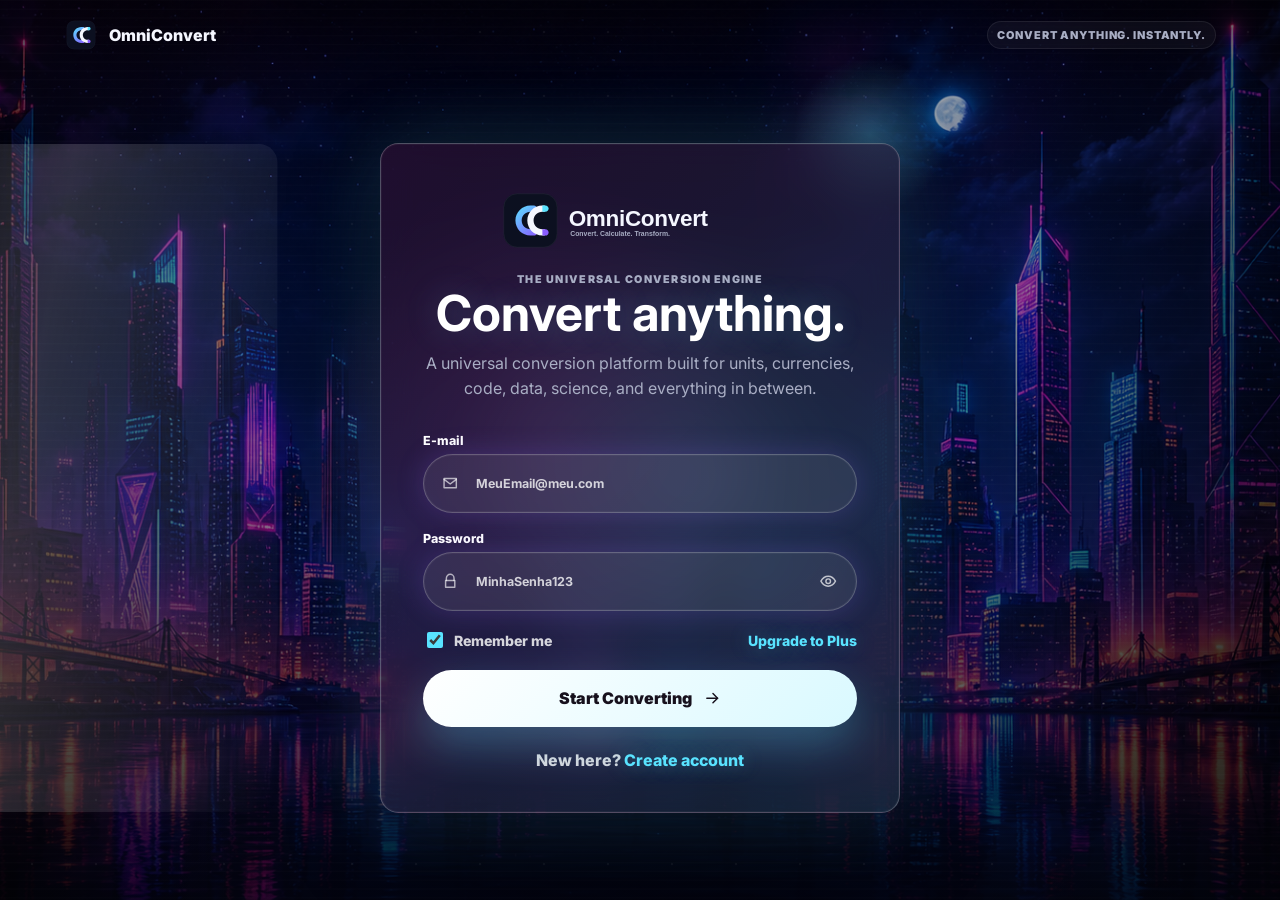
<file: index.html>
<!DOCTYPE html>
<html lang="pt-BR">
<head>
  <meta charset="UTF-8">
  <meta name="viewport" content="width=device-width, initial-scale=1.0">
  <meta name="description" content="Login do OmniConvert, plataforma SaaS premium de conversão universal.">
  <title>OmniConvert | Login</title>
  <link rel="preconnect" href="https://fonts.googleapis.com">
  <link rel="preconnect" href="https://fonts.gstatic.com" crossorigin>
  <link href="https://fonts.googleapis.com/css2?family=Inter:wght@400;500;600;700;800;900&display=swap" rel="stylesheet">
  <link rel="icon" type="image/png" href="assets/brand/favicon.png">
  <link rel="shortcut icon" href="assets/brand/favicon.ico">
  <link rel="stylesheet" href="styles.css">
</head>
<body class="login-page">
  <main class="login-scene">
    <nav class="login-topbar" aria-label="Navegação principal">
      <a class="brand" href="/" aria-label="OmniConvert">
        <img class="brand-logo brand-logo-icon" src="assets/brand/omniconvert-icon.svg" alt="OmniConvert icon">
        <span class="brand-wordmark">OmniConvert</span>
      </a>
      <span class="status-chip">Convert anything. Instantly.</span>
    </nav>

    <section class="login-card" aria-label="Área de login">
      <div class="auth-heading">
        <img class="brand-logo brand-logo-full auth-logo" src="assets/brand/omniconvert-logo-full.svg" alt="OmniConvert logo">
        <p class="eyebrow">The Universal Conversion Engine</p>
        <h1>Convert anything.</h1>
        <p>A universal conversion platform built for units, currencies, code, data, science, and everything in between.</p>
      </div>

      <form class="auth-form" data-endpoint="/api/login" data-loading-label="Starting..." data-success-label="Welcome to OmniConvert." data-button-label="Start Converting" novalidate>
        <label class="field">
          <span>E-mail</span>
          <span class="input-wrap">
            <svg viewBox="0 0 24 24" aria-hidden="true">
              <path d="M4 6h16v12H4z"/>
              <path d="m4 7 8 6 8-6"/>
            </svg>
            <input type="email" name="email" placeholder="MeuEmail@meu.com" autocomplete="email" required>
          </span>
          <small class="field-message">Digite um email válido.</small>
        </label>

        <label class="field">
          <span>Password</span>
          <span class="input-wrap">
            <svg viewBox="0 0 24 24" aria-hidden="true">
              <path d="M7 11V8a5 5 0 0 1 10 0v3"/>
              <path d="M6 11h12v9H6z"/>
            </svg>
            <input type="password" name="password" placeholder="MinhaSenha123" autocomplete="current-password" minlength="6" required>
            <button class="password-toggle" type="button" aria-label="Mostrar senha">
              <svg class="eye-open" viewBox="0 0 24 24" aria-hidden="true">
                <path d="M2.5 12S6 5.5 12 5.5 21.5 12 21.5 12 18 18.5 12 18.5 2.5 12 2.5 12Z"/>
                <path d="M12 15a3 3 0 1 0 0-6 3 3 0 0 0 0 6Z"/>
              </svg>
              <svg class="eye-closed" viewBox="0 0 24 24" aria-hidden="true">
                <path d="m3 3 18 18"/>
                <path d="M7.4 7.4C4.4 9 2.5 12 2.5 12S6 18.5 12 18.5c1.8 0 3.4-.6 4.8-1.4"/>
                <path d="M14.1 5.8c4.6.9 7.4 6.2 7.4 6.2a17 17 0 0 1-2.1 2.8"/>
              </svg>
            </button>
          </span>
          <small class="field-message">A senha precisa ter pelo menos 6 caracteres.</small>
        </label>

        <div class="form-options">
          <label class="remember">
            <input type="checkbox" checked>
            <span>Remember me</span>
          </label>
          <a href="dashboard.html#plus">Upgrade to Plus</a>
        </div>

        <button class="submit-btn" type="submit">
          <span>Start Converting</span>
          <img class="brand-logo brand-loading" src="assets/brand/omniconvert-icon.svg" alt="OmniConvert icon">
          <svg viewBox="0 0 24 24" aria-hidden="true">
            <path d="M5 12h14"/>
            <path d="m13 6 6 6-6 6"/>
          </svg>
        </button>
      </form>

      <p class="signup-copy">New here? <a href="signup.html">Create account</a></p>
    </section>
  </main>

  <div class="toast" role="status" aria-live="polite"></div>
  <script src="script.js"></script>
</body>
</html>
</file>
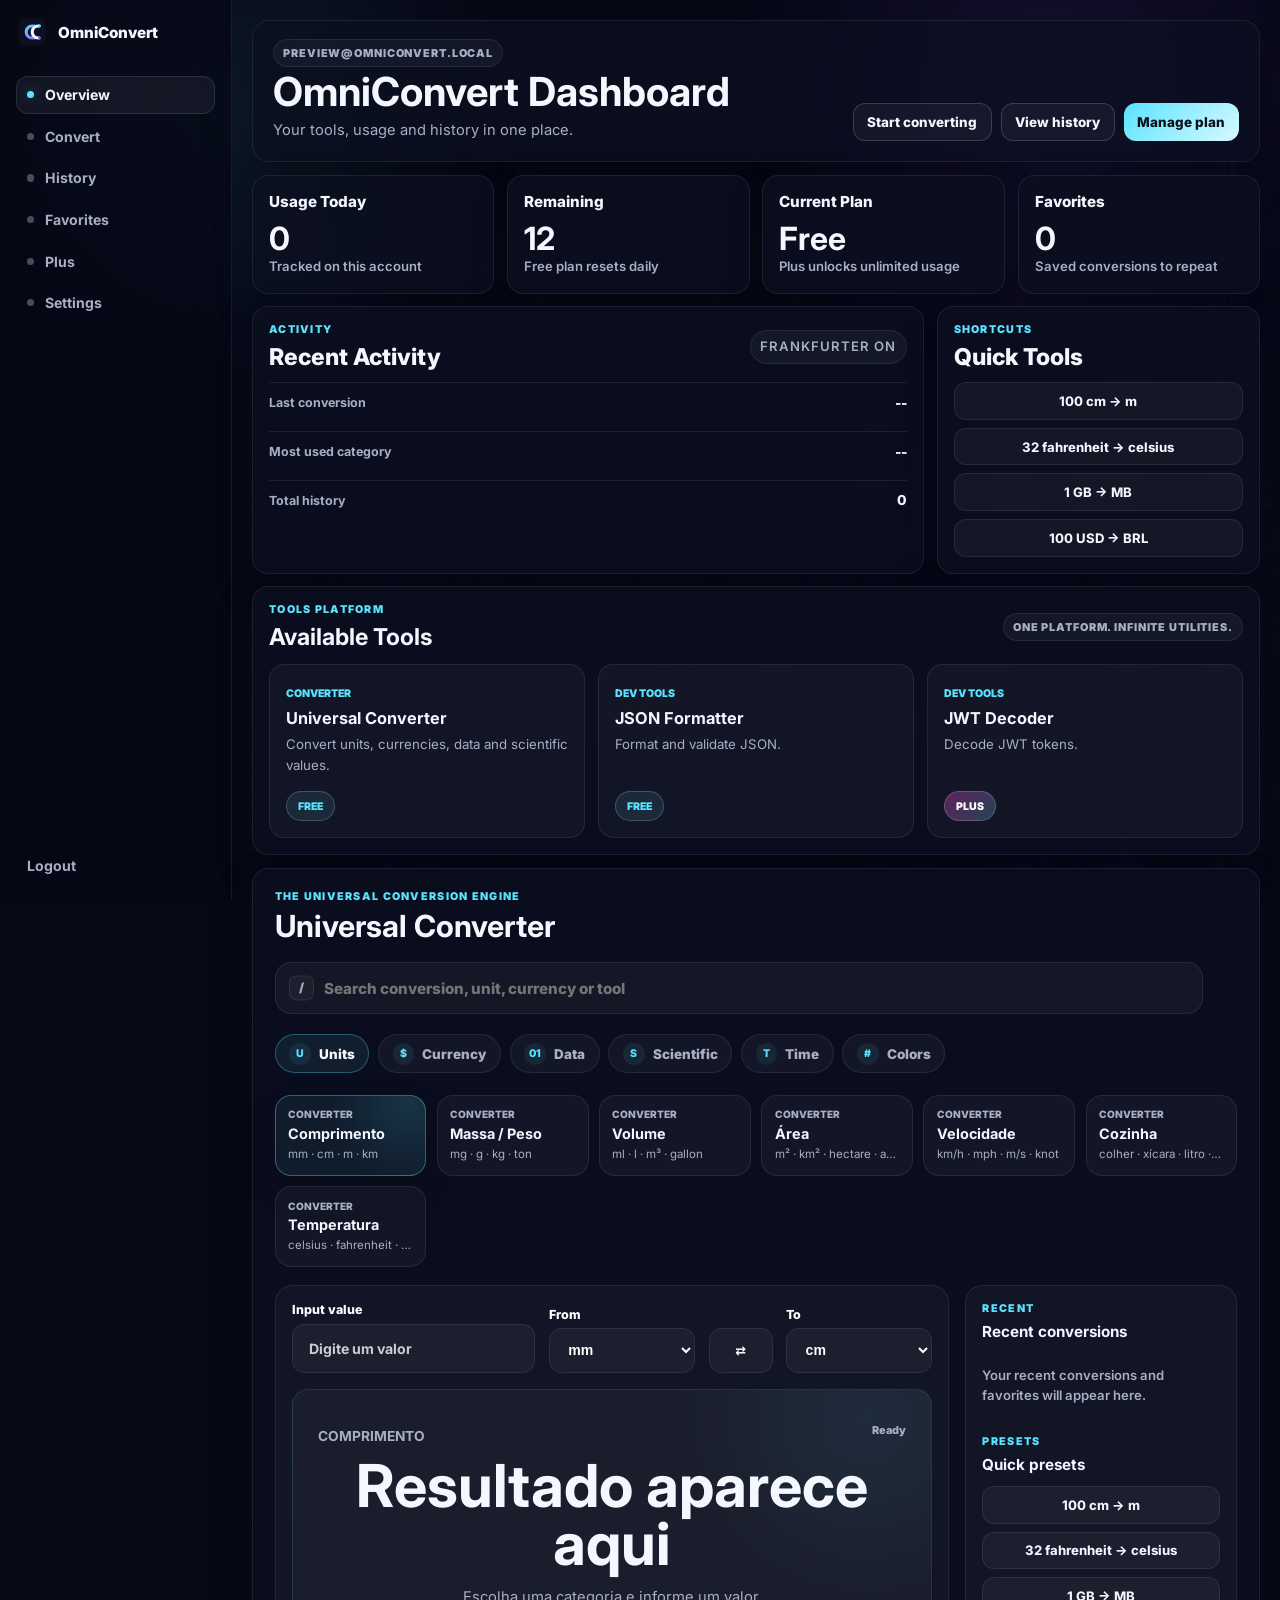
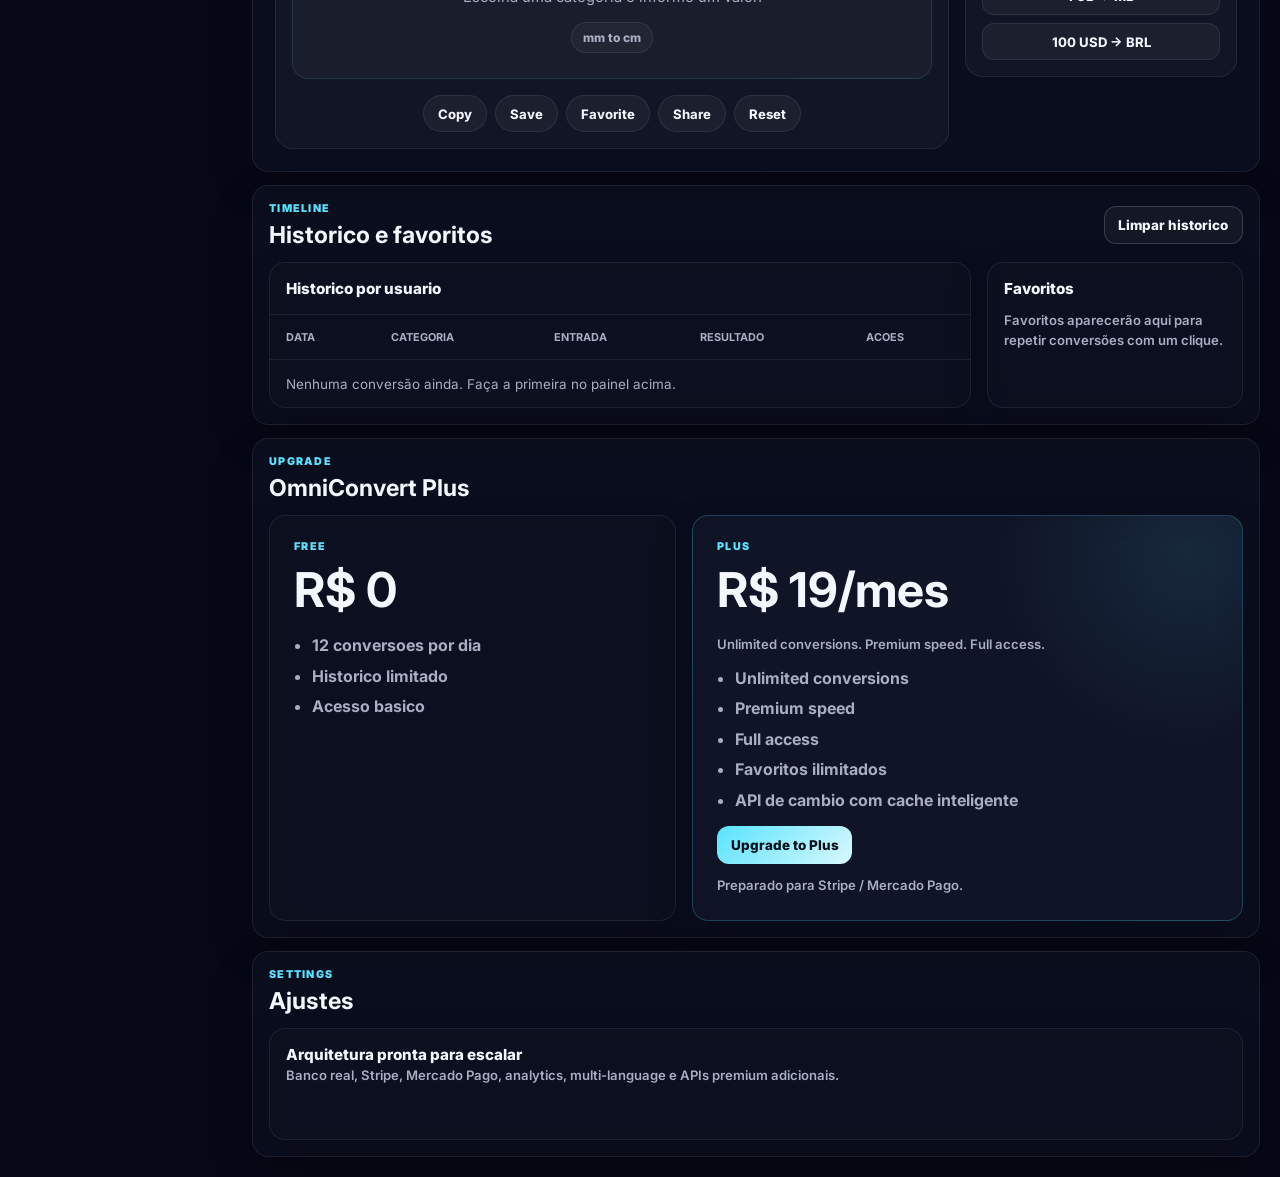
<file: dashboard.html>
<!DOCTYPE html>
<html lang="pt-BR">
<head>
  <meta charset="UTF-8">
  <meta name="viewport" content="width=device-width, initial-scale=1.0">
  <meta name="description" content="OmniConvert, plataforma SaaS premium de conversao universal.">
  <title>OmniConvert | Dashboard</title>
  <link rel="preconnect" href="https://fonts.googleapis.com">
  <link rel="preconnect" href="https://fonts.gstatic.com" crossorigin>
  <link href="https://fonts.googleapis.com/css2?family=Inter:wght@400;500;600;700;800;900&display=swap" rel="stylesheet">
  <link rel="icon" type="image/png" href="assets/brand/favicon.png">
  <link rel="shortcut icon" href="assets/brand/favicon.ico">
  <link rel="stylesheet" href="styles.css">
</head>
<body class="dashboard-page">
  <main class="dashboard-shell">
    <aside class="sidebar" aria-label="Menu principal">
      <div>
        <a class="brand" href="dashboard.html">
          <img class="brand-logo brand-logo-icon" src="assets/brand/omniconvert-icon.svg" alt="OmniConvert icon">
          <span class="brand-wordmark">OmniConvert</span>
        </a>
        <nav class="nav-stack" aria-label="Secoes do app">
          <a class="is-active" href="#overview"><span></span>Overview</a>
          <a href="#converter"><span></span>Convert</a>
          <a href="#history"><span></span>History</a>
          <a href="#history"><span></span>Favorites</a>
          <a href="#plus"><span></span>Plus</a>
          <a href="#settings"><span></span>Settings</a>
        </nav>
      </div>
      <button class="logout-btn" type="button">Logout</button>
    </aside>

    <section class="dashboard-main">
      <section class="dashboard-header app-section" id="overview">
        <div>
          <span class="session-pill" data-user-email>Carregando conta...</span>
          <span hidden data-plan-label>Free</span>
          <span hidden data-usage-ring>0/12</span>
          <span hidden data-usage-copy>Uso disponivel no plano Free.</span>
          <h1>OmniConvert Dashboard</h1>
          <p>Your tools, usage and history in one place.</p>
        </div>
        <div class="header-actions">
          <a class="ghost-btn" href="#converter">Start converting</a>
          <a class="ghost-btn" href="#history">View history</a>
          <a class="submit-btn compact-btn" href="#plus">Manage plan</a>
        </div>
      </section>

      <section class="dashboard-grid metric-grid app-section" aria-label="Indicadores">
        <article class="dash-card">
          <h2>Usage Today</h2>
          <strong data-metric-today>0</strong>
          <span>Tracked on this account</span>
        </article>
        <article class="dash-card">
          <h2>Remaining</h2>
          <strong data-metric-remaining>12</strong>
          <span>Free plan resets daily</span>
        </article>
        <article class="dash-card">
          <h2>Current Plan</h2>
          <strong data-metric-plan>Free</strong>
          <span>Plus unlocks unlimited usage</span>
        </article>
        <article class="dash-card">
          <h2>Favorites</h2>
          <strong data-metric-favorites>0</strong>
          <span>Saved conversions to repeat</span>
        </article>
      </section>

      <section class="overview-layout app-section" aria-label="Resumo do dashboard">
        <article class="dash-card activity-card">
          <div class="section-header compact-header">
            <div>
              <p class="eyebrow">activity</p>
              <h2>Recent Activity</h2>
            </div>
            <span class="status-chip">Frankfurter ON</span>
          </div>
          <dl class="activity-list">
            <div>
              <dt>Last conversion</dt>
              <dd data-metric-last>--</dd>
            </div>
            <div>
              <dt>Most used category</dt>
              <dd data-metric-top>--</dd>
            </div>
            <div>
              <dt>Total history</dt>
              <dd data-metric-total>0</dd>
            </div>
          </dl>
        </article>

        <article class="dash-card quick-card">
          <div class="section-header compact-header">
            <div>
              <p class="eyebrow">shortcuts</p>
              <h2>Quick Tools</h2>
            </div>
          </div>
          <div class="quick-actions" data-quick-actions></div>
        </article>
      </section>

      <section class="tools-platform app-section" id="tools-platform">
        <header class="section-header">
          <div>
            <p class="eyebrow">tools platform</p>
            <h2>Available Tools</h2>
          </div>
          <span class="status-chip">One platform. Infinite utilities.</span>
        </header>

        <div class="tools-grid" data-tools-grid></div>
      </section>

      <section class="converter-panel app-section" id="converter">
        <header class="converter-topbar">
          <div>
            <p class="eyebrow">The Universal Conversion Engine</p>
            <h2>Universal Converter</h2>
          </div>
        </header>

        <div class="converter-search-shell">
          <div class="search-wrap smart-search">
            <span class="search-icon">⌕</span>
            <input type="search" data-search placeholder="Search conversion, unit, currency or tool" autocomplete="off">
          </div>
          <div class="search-suggestions" data-search-suggestions></div>
        </div>

        <div class="category-tabs" data-category-tabs aria-label="Categorias de conversao"></div>

        <div class="subcategory-grid" data-tabs></div>

        <div class="conversion-layout">
          <div class="conversion-workspace">
            <section class="conversion-card">
              <div class="converter-form">
                <label class="field input-field">
                  <span>Input value</span>
                  <span class="input-wrap">
                    <input data-input-value type="text" inputmode="decimal" placeholder="Digite um valor">
                  </span>
                </label>
                <label class="field">
                  <span>From</span>
                  <span class="select-wrap">
                    <select data-from-unit></select>
                  </span>
                </label>
                <button class="icon-action swap-action" type="button" data-swap title="Inverter unidades">⇄</button>
                <label class="field">
                  <span>To</span>
                  <span class="select-wrap">
                    <select data-to-unit></select>
                  </span>
                </label>
              </div>

              <article class="result-card" data-result-card>
                <div class="result-kicker">
                  <span data-active-category>Comprimento</span>
                  <time data-result-time>Ready</time>
                </div>
                <h3 data-result>Resultado aparece aqui</h3>
                <p data-result-detail>Escolha uma categoria e informe um valor.</p>
                <div class="result-formula" data-result-formula>Conversion preview appears instantly.</div>
              </article>

              <div class="result-actions action-row" aria-label="Acoes da conversao">
                <button type="button" data-copy title="Copiar resultado">Copy</button>
                <button type="button" data-save title="Salvar no historico">Save</button>
                <button type="button" data-favorite title="Adicionar aos favoritos">Favorite</button>
                <button type="button" data-share title="Compartilhar conversao">Share</button>
                <button type="button" data-clear title="Limpar campos">Reset</button>
              </div>
            </section>
          </div>

          <aside class="smart-side-panel">
            <section>
              <div class="compact-header">
                <p class="eyebrow">recent</p>
                <h3>Recent conversions</h3>
              </div>
              <div class="recent-stack" data-recent-panel></div>
            </section>

            <section>
              <div class="compact-header">
                <p class="eyebrow">presets</p>
                <h3>Quick presets</h3>
              </div>
              <div class="quick-actions side-presets" data-quick-actions></div>
            </section>
          </aside>
        </div>
      </section>

      <section class="history-panel app-section" id="history">
        <header class="section-header">
          <div>
            <p class="eyebrow">timeline</p>
            <h2>Historico e favoritos</h2>
          </div>
          <button class="ghost-btn" type="button" data-clear-history>Limpar historico</button>
        </header>
        <div class="history-layout">
          <div class="lead-table">
            <header><h2>Historico por usuario</h2></header>
            <table>
              <thead>
                <tr>
                  <th>Data</th>
                  <th>Categoria</th>
                  <th>Entrada</th>
                  <th>Resultado</th>
                  <th>Acoes</th>
                </tr>
              </thead>
              <tbody data-history-body></tbody>
            </table>
          </div>
          <aside class="favorites-panel">
            <h2>Favoritos</h2>
            <div data-favorites-list></div>
          </aside>
        </div>
      </section>

      <section class="plus-panel app-section" id="plus">
        <header class="section-header">
          <div>
            <p class="eyebrow">upgrade</p>
            <h2>OmniConvert Plus</h2>
          </div>
        </header>
        <div class="pricing-grid">
          <article class="price-card">
            <p class="eyebrow">free</p>
            <h3>R$ 0</h3>
            <ul>
              <li>12 conversoes por dia</li>
              <li>Historico limitado</li>
              <li>Acesso basico</li>
            </ul>
          </article>
          <article class="price-card is-featured">
            <p class="eyebrow">plus</p>
            <h3>R$ 19/mes</h3>
            <p class="muted-copy">Unlimited conversions. Premium speed. Full access.</p>
            <ul>
              <li>Unlimited conversions</li>
              <li>Premium speed</li>
              <li>Full access</li>
              <li>Favoritos ilimitados</li>
              <li>API de cambio com cache inteligente</li>
            </ul>
            <button class="submit-btn" type="button" data-upgrade>Upgrade to Plus</button>
            <small>Preparado para Stripe / Mercado Pago.</small>
          </article>
        </div>
      </section>

      <section class="settings-panel app-section" id="settings">
        <header class="section-header">
          <div>
            <p class="eyebrow">settings</p>
            <h2>Ajustes</h2>
          </div>
        </header>
        <div class="dash-card">
          <h2>Arquitetura pronta para escalar</h2>
          <span>Banco real, Stripe, Mercado Pago, analytics, multi-language e APIs premium adicionais.</span>
        </div>
      </section>
    </section>
  </main>

  <div class="upgrade-modal" data-upgrade-modal hidden>
    <div class="modal-card">
      <p class="eyebrow">limite atingido</p>
      <h2>Desbloqueie conversoes ilimitadas com OmniConvert Plus</h2>
      <p>Unlimited conversions. Premium speed. Full access.</p>
      <div class="modal-actions">
        <button class="submit-btn" type="button" data-upgrade>Upgrade to Plus</button>
        <button class="ghost-btn" type="button" data-close-modal>Continuar no Free</button>
      </div>
    </div>
  </div>

  <div class="toast" role="status" aria-live="polite"></div>
  <script type="module" src="app/dashboard.js"></script>
</body>
</html>
</file>
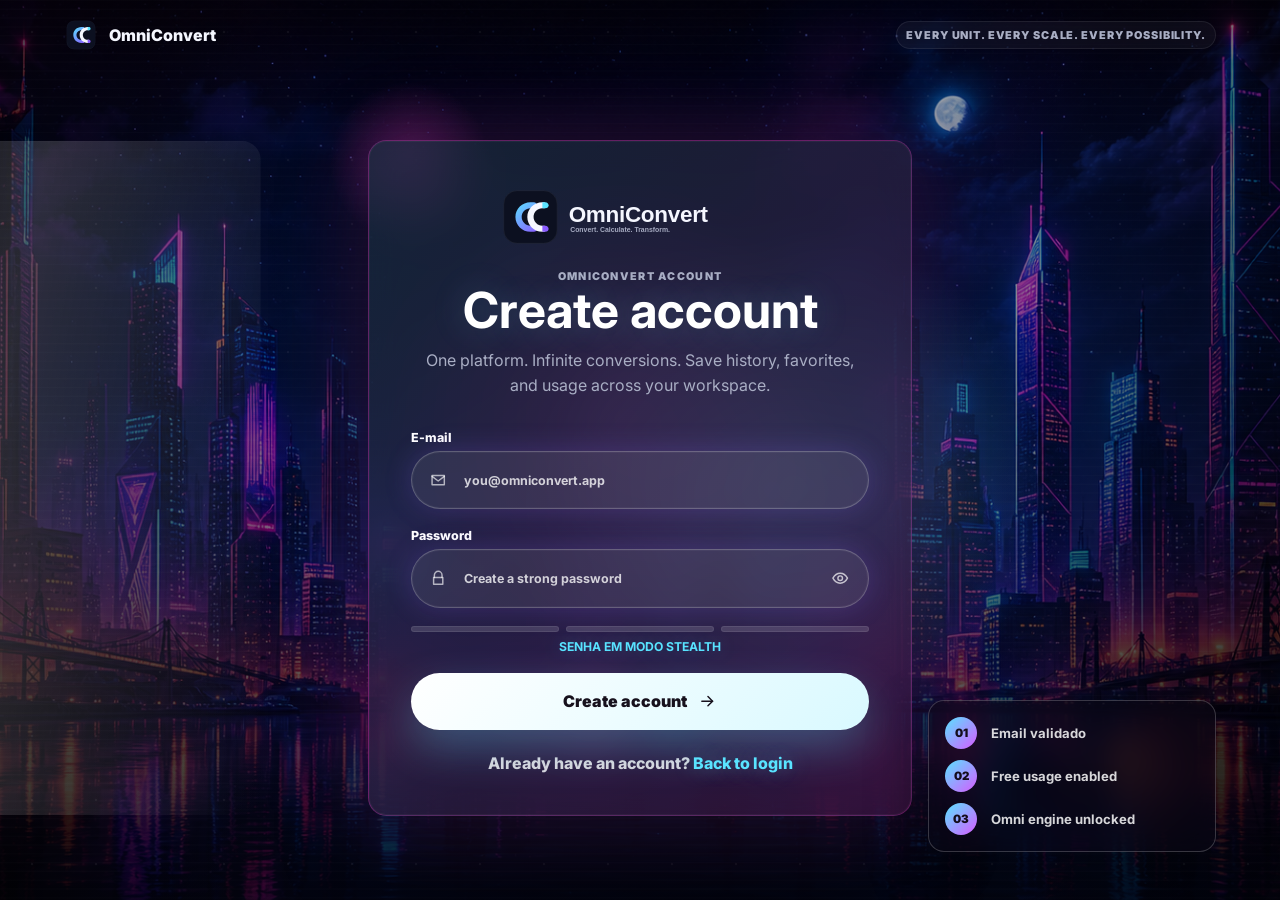
<file: signup.html>
<!DOCTYPE html>
<html lang="pt-BR">
<head>
  <meta charset="UTF-8">
  <meta name="viewport" content="width=device-width, initial-scale=1.0">
  <meta name="description" content="Cadastro do OmniConvert com email e senha.">
  <title>OmniConvert | Cadastro</title>
  <link rel="preconnect" href="https://fonts.googleapis.com">
  <link rel="preconnect" href="https://fonts.gstatic.com" crossorigin>
  <link href="https://fonts.googleapis.com/css2?family=Inter:wght@400;500;600;700;800;900&display=swap" rel="stylesheet">
  <link rel="icon" type="image/png" href="assets/brand/favicon.png">
  <link rel="shortcut icon" href="assets/brand/favicon.ico">
  <link rel="stylesheet" href="styles.css">
</head>
<body class="login-page signup-page">
  <main class="login-scene signup-scene">
    <nav class="login-topbar" aria-label="Navegação principal">
      <a class="brand" href="/" aria-label="OmniConvert">
        <img class="brand-logo brand-logo-icon" src="assets/brand/omniconvert-icon.svg" alt="OmniConvert icon">
        <span class="brand-wordmark">OmniConvert</span>
      </a>
      <span class="status-chip">Every unit. Every scale. Every possibility.</span>
    </nav>

    <section class="login-card signup-card" aria-label="Área de cadastro">
      <div class="auth-heading">
        <img class="brand-logo brand-logo-full auth-logo" src="assets/brand/omniconvert-logo-full.svg" alt="OmniConvert logo">
        <p class="eyebrow">OmniConvert account</p>
        <h1>Create account</h1>
        <p>One platform. Infinite conversions. Save history, favorites, and usage across your workspace.</p>
      </div>

      <form class="auth-form" data-endpoint="/api/register" data-loading-label="Creating account..." data-success-label="Account created. Opening OmniConvert..." data-button-label="Create account" novalidate>
        <label class="field">
          <span>E-mail</span>
          <span class="input-wrap">
            <svg viewBox="0 0 24 24" aria-hidden="true">
              <path d="M4 6h16v12H4z"/>
              <path d="m4 7 8 6 8-6"/>
            </svg>
            <input type="email" name="email" placeholder="you@omniconvert.app" autocomplete="email" required>
          </span>
          <small class="field-message">Digite um email válido.</small>
        </label>

        <label class="field">
          <span>Password</span>
          <span class="input-wrap">
            <svg viewBox="0 0 24 24" aria-hidden="true">
              <path d="M7 11V8a5 5 0 0 1 10 0v3"/>
              <path d="M6 11h12v9H6z"/>
            </svg>
            <input type="password" name="password" placeholder="Create a strong password" autocomplete="new-password" minlength="6" required>
            <button class="password-toggle" type="button" aria-label="Mostrar senha">
              <svg class="eye-open" viewBox="0 0 24 24" aria-hidden="true">
                <path d="M2.5 12S6 5.5 12 5.5 21.5 12 21.5 12 18 18.5 12 18.5 2.5 12 2.5 12Z"/>
                <path d="M12 15a3 3 0 1 0 0-6 3 3 0 0 0 0 6Z"/>
              </svg>
              <svg class="eye-closed" viewBox="0 0 24 24" aria-hidden="true">
                <path d="m3 3 18 18"/>
                <path d="M7.4 7.4C4.4 9 2.5 12 2.5 12S6 18.5 12 18.5c1.8 0 3.4-.6 4.8-1.4"/>
                <path d="M14.1 5.8c4.6.9 7.4 6.2 7.4 6.2a17 17 0 0 1-2.1 2.8"/>
              </svg>
            </button>
          </span>
          <small class="field-message">A senha precisa ter pelo menos 6 caracteres.</small>
        </label>

        <div class="password-signal" aria-label="Força da senha">
          <span class="signal-bar"></span>
          <span class="signal-bar"></span>
          <span class="signal-bar"></span>
          <strong data-strength-text>senha em modo stealth</strong>
        </div>

        <button class="submit-btn" type="submit">
          <span>Create account</span>
          <img class="brand-logo brand-loading" src="assets/brand/omniconvert-icon.svg" alt="OmniConvert icon">
          <svg viewBox="0 0 24 24" aria-hidden="true">
            <path d="M5 12h14"/>
            <path d="m13 6 6 6-6 6"/>
          </svg>
        </button>
      </form>

      <p class="signup-copy">Already have an account? <a href="index.html">Back to login</a></p>
    </section>

    <aside class="signup-orbit" aria-hidden="true">
      <span>01</span>
      <strong>Email validado</strong>
      <span>02</span>
      <strong>Free usage enabled</strong>
      <span>03</span>
      <strong>Omni engine unlocked</strong>
    </aside>
  </main>

  <div class="toast" role="status" aria-live="polite"></div>
  <script src="script.js"></script>
</body>
</html>
</file>
<file: styles.css>
:root {
  color-scheme: dark;
  --bg: #070816;
  --panel: rgba(12, 16, 32, 0.72);
  --panel-strong: rgba(17, 22, 42, 0.84);
  --text: #f5f7ff;
  --muted: #a9aec4;
  --line: rgba(255, 255, 255, 0.08);
  --field: rgba(255, 255, 255, 0.055);
  --cyan: #59e3ff;
  --pink: #d65cff;
  --violet: #8a5cff;
  --orange: #ff8b4a;
  --danger: #ff5c89;
  --shadow: 0 18px 50px rgba(0, 0, 0, 0.28);
}

* {
  box-sizing: border-box;
}

body {
  min-height: 100vh;
  margin: 0;
  overflow-x: hidden;
  color: var(--text);
  font-family: Inter, system-ui, -apple-system, BlinkMacSystemFont, "Segoe UI", sans-serif;
  background: var(--bg);
}

button,
input {
  font: inherit;
}

a {
  color: inherit;
  text-decoration: none;
}

.login-scene {
  position: relative;
  display: grid;
  min-height: 100vh;
  place-items: center;
  overflow: hidden;
  padding: 5.5rem 1rem 2rem;
  background:
    linear-gradient(180deg, rgba(3, 3, 10, 0.3), rgba(3, 3, 10, 0.42) 48%, rgba(3, 3, 10, 0.8)),
    url("assets/omniconvert-bg.png") center/cover no-repeat;
}

.login-scene::before {
  position: absolute;
  inset: 0;
  content: "";
  background:
    radial-gradient(circle at 68% 15%, rgba(105, 232, 255, 0.28), transparent 4.8rem),
    radial-gradient(circle at 54% 52%, rgba(105, 232, 255, 0.24), transparent 15rem),
    radial-gradient(circle at 43% 48%, rgba(255, 63, 212, 0.24), transparent 15rem),
    linear-gradient(90deg, rgba(0, 0, 0, 0.5), transparent 22%, transparent 76%, rgba(0, 0, 0, 0.48));
  pointer-events: none;
}

.signup-scene {
  place-items: center;
}

.signup-scene::before {
  background:
    radial-gradient(circle at 32% 18%, rgba(255, 63, 212, 0.28), transparent 5rem),
    radial-gradient(circle at 48% 46%, rgba(255, 63, 212, 0.2), transparent 14rem),
    radial-gradient(circle at 62% 54%, rgba(105, 232, 255, 0.28), transparent 16rem),
    linear-gradient(90deg, rgba(0, 0, 0, 0.58), transparent 24%, transparent 74%, rgba(0, 0, 0, 0.42));
}

.login-scene::after {
  position: absolute;
  inset: 0;
  content: "";
  background-image:
    linear-gradient(rgba(255, 255, 255, 0.05) 1px, transparent 1px),
    radial-gradient(circle, rgba(255, 255, 255, 0.22) 0 1px, transparent 1.6px);
  background-size: 100% 0.55rem, 4rem 4rem;
  opacity: 0.22;
  mix-blend-mode: screen;
  pointer-events: none;
}

.login-topbar {
  position: absolute;
  top: 1.15rem;
  left: 50%;
  z-index: 2;
  display: flex;
  width: min(100% - 2rem, 72rem);
  align-items: center;
  justify-content: space-between;
  transform: translateX(-50%);
}

.brand {
  display: inline-flex;
  align-items: center;
  gap: 0.72rem;
  color: white;
  font-weight: 900;
}

.brand-logo {
  display: block;
  flex: 0 0 auto;
  object-fit: contain;
}

.brand-logo-full {
  width: min(100%, 18rem);
  height: auto;
}

.brand-logo-icon {
  width: 2.1rem;
  height: 2.1rem;
  border-radius: 0.65rem;
}

.brand-wordmark {
  color: var(--text);
  font-weight: 850;
  letter-spacing: 0;
}

.brand-favicon {
  width: 1rem;
  height: 1rem;
}

.brand-loading {
  display: block;
  width: 2.5rem;
  height: 2.5rem;
  animation: brandPulse 1.8s ease-in-out infinite;
}

.submit-btn .brand-loading {
  display: none;
  width: 1.2rem;
  height: 1.2rem;
  border-radius: 0.35rem;
}

.submit-btn.is-loading .brand-loading {
  display: block;
}

.submit-btn.is-loading > svg {
  display: none;
}

.auth-logo {
  margin: 0 auto 1.1rem;
}

.brand-mark {
  display: grid;
  width: 2.65rem;
  height: 2.65rem;
  place-items: center;
  border: 1px solid rgba(255, 255, 255, 0.32);
  border-radius: 0.85rem;
  color: #100818;
  background: linear-gradient(135deg, var(--cyan), var(--pink));
  box-shadow: 0 0 34px rgba(105, 232, 255, 0.35);
  font-size: 0.78rem;
}

.status-chip,
.session-pill {
  border: 1px solid rgba(255, 255, 255, 0.2);
  border-radius: 999px;
  padding: 0.55rem 0.8rem;
  color: white;
  background: rgba(255, 255, 255, 0.08);
  backdrop-filter: blur(16px);
  font-size: 0.78rem;
  font-weight: 900;
  text-transform: uppercase;
}

.login-card {
  position: relative;
  z-index: 1;
  width: min(100%, 32.5rem);
  padding: clamp(1.45rem, 4vw, 2.6rem);
  border: 1px solid rgba(255, 255, 255, 0.24);
  border-radius: 1.15rem;
  background:
    linear-gradient(135deg, rgba(255, 63, 212, 0.1), rgba(105, 232, 255, 0.12)),
    rgba(12, 9, 24, 0.52);
  box-shadow:
    0 0 0 1px rgba(255, 255, 255, 0.04) inset,
    0 28px 90px rgba(0, 0, 0, 0.46),
    0 0 80px rgba(105, 232, 255, 0.18);
  backdrop-filter: blur(18px);
  animation: cardEnter 0.8s ease both;
}

.signup-card {
  width: min(100%, 34rem);
  border-color: rgba(255, 63, 212, 0.28);
  background:
    linear-gradient(135deg, rgba(105, 232, 255, 0.12), rgba(255, 63, 212, 0.16)),
    rgba(12, 9, 24, 0.56);
  box-shadow:
    0 0 0 1px rgba(255, 255, 255, 0.04) inset,
    0 28px 90px rgba(0, 0, 0, 0.46),
    0 0 90px rgba(255, 63, 212, 0.2);
}

.login-card::before {
  position: absolute;
  inset: 0;
  border-radius: inherit;
  content: "";
  background: linear-gradient(100deg, transparent, rgba(255, 255, 255, 0.16), transparent);
  transform: translateX(-120%);
  animation: glassSweep 4.8s 1s ease-in-out infinite;
  pointer-events: none;
}

.auth-heading {
  text-align: center;
}

.eyebrow {
  margin: 0 0 0.8rem;
  color: var(--cyan);
  font-size: 0.75rem;
  font-weight: 900;
  letter-spacing: 0.16em;
  text-transform: uppercase;
}

.auth-heading h1,
.auth-heading h2 {
  margin: 0;
  color: white;
  font-size: clamp(2.25rem, 7vw, 3.1rem);
  line-height: 1;
  letter-spacing: 0;
  text-shadow: 0 0 34px rgba(105, 232, 255, 0.22);
}

.auth-heading p {
  margin: 0.8rem 0 0;
  color: var(--muted);
  line-height: 1.55;
}

.login-form,
.auth-form {
  display: grid;
  gap: 1.15rem;
  margin-top: 2rem;
}

.field {
  display: grid;
  gap: 0.48rem;
  color: white;
  font-size: 0.9rem;
  font-weight: 800;
}

.input-wrap {
  position: relative;
  display: flex;
  min-height: 3.65rem;
  align-items: center;
  border: 1px solid rgba(255, 255, 255, 0.22);
  border-radius: 999px;
  background: rgba(255, 255, 255, 0.08);
  box-shadow:
    0 0 0 1px rgba(255, 255, 255, 0.04) inset,
    0 0 28px rgba(140, 107, 255, 0.22);
  transition: border-color 0.2s ease, box-shadow 0.2s ease, transform 0.2s ease;
}

.input-wrap:focus-within {
  border-color: rgba(105, 232, 255, 0.78);
  box-shadow:
    0 0 0 4px rgba(105, 232, 255, 0.12),
    0 0 36px rgba(105, 232, 255, 0.28);
  transform: translateY(-1px);
}

.input-wrap svg,
.submit-btn svg {
  width: 1.15rem;
  height: 1.15rem;
  fill: none;
  stroke: currentColor;
  stroke-width: 1.9;
  stroke-linecap: round;
  stroke-linejoin: round;
}

.input-wrap > svg {
  flex: 0 0 auto;
  margin-left: 1.1rem;
  color: rgba(255, 255, 255, 0.64);
}

.input-wrap input {
  width: 100%;
  min-width: 0;
  height: 100%;
  border: 0;
  outline: 0;
  padding: 0.95rem 1rem;
  color: white;
  background: transparent;
  font-weight: 700;
}

.input-wrap input::placeholder {
  color: rgba(255, 255, 255, 0.78);
}

.password-toggle {
  display: grid;
  flex: 0 0 auto;
  width: 2.85rem;
  height: 2.85rem;
  margin-right: 0.34rem;
  place-items: center;
  border: 0;
  border-radius: 50%;
  color: rgba(255, 255, 255, 0.7);
  background: transparent;
  cursor: pointer;
}

.password-toggle:hover {
  color: white;
  background: rgba(255, 255, 255, 0.1);
}

.eye-closed,
.password-toggle.is-visible .eye-open {
  display: none;
}

.password-toggle.is-visible .eye-closed {
  display: block;
}

.field-message {
  display: none;
  color: var(--danger);
  font-size: 0.78rem;
  font-weight: 700;
}

.field.is-invalid .input-wrap {
  border-color: rgba(255, 92, 137, 0.8);
  box-shadow: 0 0 0 4px rgba(255, 92, 137, 0.13);
}

.field.is-invalid .field-message {
  display: block;
}

.form-options {
  display: flex;
  align-items: center;
  justify-content: space-between;
  gap: 1rem;
  color: rgba(255, 255, 255, 0.82);
  font-size: 0.88rem;
  font-weight: 800;
}

.password-signal {
  display: grid;
  grid-template-columns: repeat(3, minmax(0, 1fr));
  gap: 0.45rem;
  align-items: center;
  color: rgba(255, 255, 255, 0.7);
  font-size: 0.76rem;
  font-weight: 900;
  text-transform: uppercase;
}

.password-signal strong {
  grid-column: 1 / -1;
  color: var(--cyan);
  text-align: center;
  text-shadow: 0 0 18px rgba(105, 232, 255, 0.3);
}

.signal-bar {
  height: 0.38rem;
  border-radius: 999px;
  background: rgba(255, 255, 255, 0.14);
  box-shadow: inset 0 0 0 1px rgba(255, 255, 255, 0.08);
  transition: background 0.2s ease, box-shadow 0.2s ease;
}

.signal-bar.is-active {
  background: linear-gradient(90deg, var(--pink), var(--cyan));
  box-shadow: 0 0 18px rgba(105, 232, 255, 0.36);
}

.remember {
  display: inline-flex;
  align-items: center;
  gap: 0.5rem;
  cursor: pointer;
}

.remember input {
  width: 1rem;
  height: 1rem;
  accent-color: var(--cyan);
}

.form-options a,
.signup-copy a {
  color: var(--cyan);
  text-shadow: 0 0 20px rgba(105, 232, 255, 0.35);
}

.submit-btn {
  position: relative;
  display: inline-flex;
  width: 100%;
  min-height: 3.6rem;
  align-items: center;
  justify-content: center;
  gap: 0.7rem;
  overflow: hidden;
  border: 0;
  border-radius: 999px;
  color: #17111d;
  background: linear-gradient(135deg, #ffffff, #d9f9ff);
  box-shadow: 0 18px 44px rgba(105, 232, 255, 0.28);
  cursor: pointer;
  font-weight: 900;
  transition: transform 0.2s ease, box-shadow 0.2s ease;
}

.submit-btn::before {
  position: absolute;
  inset: 0;
  content: "";
  background: linear-gradient(90deg, transparent, rgba(105, 232, 255, 0.55), transparent);
  transform: translateX(-120%);
  transition: transform 0.6s ease;
}

.submit-btn:hover {
  transform: translateY(-2px);
  box-shadow: 0 22px 54px rgba(255, 63, 212, 0.24);
}

.submit-btn:hover::before {
  transform: translateX(120%);
}

.submit-btn:disabled {
  cursor: wait;
  opacity: 0.7;
}

.submit-btn span,
.submit-btn svg {
  position: relative;
}

.signup-copy {
  margin: 1.45rem 0 0;
  color: rgba(255, 255, 255, 0.82);
  text-align: center;
  font-weight: 800;
}

.signup-orbit {
  position: absolute;
  right: clamp(1rem, 5vw, 4rem);
  bottom: clamp(1rem, 5vw, 3rem);
  z-index: 1;
  display: grid;
  width: min(18rem, calc(100vw - 2rem));
  grid-template-columns: auto 1fr;
  gap: 0.7rem 0.85rem;
  padding: 1rem;
  border: 1px solid rgba(255, 255, 255, 0.2);
  border-radius: 1rem;
  background: rgba(8, 7, 18, 0.5);
  box-shadow: 0 20px 60px rgba(0, 0, 0, 0.34);
  backdrop-filter: blur(16px);
}

.signup-orbit span {
  display: grid;
  width: 2rem;
  height: 2rem;
  place-items: center;
  border-radius: 50%;
  color: #140d1c;
  background: linear-gradient(135deg, var(--cyan), var(--pink));
  font-size: 0.72rem;
  font-weight: 900;
}

.signup-orbit strong {
  align-self: center;
  color: rgba(255, 255, 255, 0.84);
  font-size: 0.82rem;
}

.toast {
  position: fixed;
  right: 1rem;
  bottom: 1rem;
  z-index: 5;
  max-width: calc(100vw - 2rem);
  padding: 0.9rem 1rem;
  border: 1px solid rgba(255, 255, 255, 0.18);
  border-radius: 1rem;
  color: white;
  background: rgba(13, 10, 25, 0.82);
  box-shadow: var(--shadow);
  opacity: 0;
  transform: translateY(1rem);
  pointer-events: none;
  transition: opacity 0.25s ease, transform 0.25s ease;
  backdrop-filter: blur(14px);
}

.toast.is-visible {
  opacity: 1;
  transform: translateY(0);
}

.dashboard-page {
  min-height: 100vh;
  background:
    linear-gradient(180deg, rgba(5, 5, 13, 0.72), rgba(5, 5, 13, 0.94)),
    url("assets/omniconvert-bg.png") center/cover fixed no-repeat;
}

.dashboard-shell {
  display: grid;
  min-height: 100vh;
  grid-template-columns: 17rem minmax(0, 1fr);
}

.sidebar {
  position: sticky;
  top: 0;
  display: flex;
  height: 100vh;
  flex-direction: column;
  justify-content: space-between;
  padding: 1.35rem;
  border-right: 1px solid var(--line);
  background: rgba(5, 5, 13, 0.58);
  backdrop-filter: blur(20px);
}

.nav-stack {
  display: grid;
  gap: 0.55rem;
  margin-top: 2rem;
}

.nav-stack a,
.logout-btn {
  display: flex;
  min-height: 2.8rem;
  align-items: center;
  border: 1px solid transparent;
  border-radius: 0.85rem;
  padding: 0 0.85rem;
  color: var(--muted);
  background: transparent;
  font-weight: 800;
}

.nav-stack a.is-active,
.nav-stack a:hover,
.logout-btn:hover {
  border-color: var(--line);
  color: white;
  background: rgba(255, 255, 255, 0.08);
}

.logout-btn {
  width: 100%;
  cursor: pointer;
}

.dashboard-main {
  padding: clamp(1.1rem, 3vw, 2rem);
}

.app-section {
  scroll-margin-top: 1rem;
}

.dashboard-hero {
  display: grid;
  grid-template-columns: minmax(0, 1.2fr) minmax(19rem, 0.8fr);
  gap: 1rem;
}

.converter-hero h1 {
  max-width: 12ch;
}

.metric-grid {
  grid-template-columns: repeat(4, minmax(0, 1fr));
}

.quick-card {
  grid-column: span 1;
}

.quick-actions {
  display: grid;
  gap: 0.45rem;
  margin-top: 1rem;
}

.quick-actions button,
.mini-btn,
.ghost-btn,
.result-actions button,
.favorite-chip {
  border: 1px solid rgba(255, 255, 255, 0.16);
  border-radius: 0.8rem;
  color: white;
  background: rgba(255, 255, 255, 0.07);
  cursor: pointer;
  font-weight: 800;
  transition: transform 0.2s ease, border-color 0.2s ease, background 0.2s ease;
}

.quick-actions button,
.mini-btn,
.ghost-btn,
.result-actions button {
  min-height: 2.35rem;
  padding: 0 0.75rem;
}

.quick-actions button:hover,
.mini-btn:hover,
.ghost-btn:hover,
.result-actions button:hover,
.favorite-chip:hover {
  transform: translateY(-1px);
  border-color: rgba(105, 232, 255, 0.42);
  background: rgba(105, 232, 255, 0.1);
}

.section-header {
  display: flex;
  align-items: end;
  justify-content: space-between;
  gap: 1rem;
  margin-bottom: 1rem;
}

.section-header h2 {
  margin: 0;
  font-size: clamp(1.7rem, 3vw, 2.4rem);
  line-height: 1;
}

.search-wrap {
  width: min(100%, 24rem);
}

.search-wrap input,
.select-wrap select {
  width: 100%;
  min-height: 3rem;
  border: 1px solid rgba(255, 255, 255, 0.16);
  border-radius: 0.9rem;
  outline: 0;
  color: white;
  background: rgba(255, 255, 255, 0.08);
  padding: 0 0.9rem;
  font-weight: 800;
}

.select-wrap select option {
  color: #080711;
}

.converter-panel,
.history-panel,
.plus-panel,
.settings-panel {
  margin-top: 1rem;
  border: 1px solid rgba(255, 255, 255, 0.18);
  border-radius: 1.15rem;
  background: rgba(11, 9, 25, 0.68);
  box-shadow: var(--shadow);
  padding: clamp(1rem, 2vw, 1.25rem);
  backdrop-filter: blur(18px);
}

.tabs-shell {
  display: grid;
  grid-template-columns: minmax(12rem, 17rem) minmax(0, 1fr);
  gap: 1rem;
}

.tabs-list {
  display: grid;
  max-height: 42rem;
  gap: 0.55rem;
  overflow: auto;
  padding-right: 0.3rem;
}

.tab-btn {
  min-height: 4rem;
  border: 1px solid rgba(255, 255, 255, 0.12);
  border-radius: 0.9rem;
  color: white;
  background: rgba(255, 255, 255, 0.06);
  cursor: pointer;
  font-weight: 900;
  text-align: left;
  padding: 0.75rem;
}

.tab-btn span {
  display: block;
  margin-bottom: 0.25rem;
  color: var(--cyan);
  font-size: 0.68rem;
  text-transform: uppercase;
}

.tab-btn.is-active {
  border-color: rgba(105, 232, 255, 0.5);
  background: linear-gradient(135deg, rgba(105, 232, 255, 0.16), rgba(255, 63, 212, 0.13));
  box-shadow: 0 0 26px rgba(105, 232, 255, 0.14);
}

.converter-workbench {
  display: grid;
  gap: 1rem;
}

.converter-form {
  display: grid;
  grid-template-columns: 1.1fr 1fr auto 1fr;
  gap: 0.8rem;
  align-items: end;
}

.icon-action {
  width: 3.1rem;
  height: 3.1rem;
  border: 1px solid rgba(255, 255, 255, 0.18);
  border-radius: 50%;
  color: white;
  background: rgba(255, 255, 255, 0.08);
  cursor: pointer;
  font-size: 1.35rem;
}

.result-card {
  display: flex;
  min-height: 14rem;
  align-items: stretch;
  justify-content: space-between;
  gap: 1rem;
  border: 1px solid rgba(105, 232, 255, 0.2);
  border-radius: 1rem;
  padding: 1.2rem;
  background:
    radial-gradient(circle at 70% 20%, rgba(105, 232, 255, 0.18), transparent 15rem),
    radial-gradient(circle at 20% 80%, rgba(255, 63, 212, 0.16), transparent 14rem),
    rgba(255, 255, 255, 0.05);
}

.result-card h3 {
  margin: 0;
  font-size: clamp(2rem, 5vw, 4rem);
  line-height: 1;
  word-break: break-word;
}

.result-card span {
  display: block;
  margin-top: 0.8rem;
  color: var(--muted);
  font-weight: 700;
}

.result-actions {
  display: grid;
  min-width: 9rem;
  align-content: end;
  gap: 0.5rem;
}

.history-layout {
  display: grid;
  grid-template-columns: minmax(0, 1fr) minmax(16rem, 0.34fr);
  gap: 1rem;
}

.favorites-panel {
  border: 1px solid rgba(255, 255, 255, 0.18);
  border-radius: 1.15rem;
  background: rgba(255, 255, 255, 0.05);
  padding: 1rem;
}

.favorites-panel h2 {
  margin: 0 0 1rem;
  font-size: 1rem;
}

.favorite-chip {
  display: grid;
  width: 100%;
  gap: 0.25rem;
  margin-bottom: 0.6rem;
  padding: 0.8rem;
  text-align: left;
}

.favorite-chip span {
  color: var(--muted);
  font-size: 0.8rem;
}

.pricing-grid {
  display: grid;
  grid-template-columns: minmax(0, 0.8fr) minmax(0, 1.2fr);
  gap: 1rem;
}

.price-card {
  border: 1px solid rgba(255, 255, 255, 0.16);
  border-radius: 1.15rem;
  background: rgba(255, 255, 255, 0.05);
  padding: clamp(1rem, 3vw, 1.5rem);
}

.price-card.is-featured {
  border-color: rgba(105, 232, 255, 0.38);
  background:
    radial-gradient(circle at 80% 20%, rgba(105, 232, 255, 0.22), transparent 13rem),
    rgba(255, 255, 255, 0.07);
}

.price-card h3 {
  margin: 0 0 1rem;
  font-size: clamp(2.3rem, 5vw, 4rem);
}

.price-card ul {
  display: grid;
  gap: 0.65rem;
  margin: 0 0 1rem;
  padding-left: 1.1rem;
  color: var(--muted);
  font-weight: 700;
}

.price-card small {
  display: block;
  margin-top: 0.75rem;
  color: var(--muted);
}

.upgrade-modal {
  position: fixed;
  inset: 0;
  z-index: 10;
  display: grid;
  place-items: center;
  padding: 1rem;
  background: rgba(0, 0, 0, 0.62);
  backdrop-filter: blur(10px);
}

.upgrade-modal[hidden] {
  display: none;
}

.modal-card {
  width: min(100%, 34rem);
  border: 1px solid rgba(105, 232, 255, 0.28);
  border-radius: 1.2rem;
  padding: clamp(1.25rem, 4vw, 2rem);
  background:
    radial-gradient(circle at 80% 18%, rgba(105, 232, 255, 0.22), transparent 12rem),
    radial-gradient(circle at 10% 90%, rgba(255, 63, 212, 0.2), transparent 12rem),
    rgba(11, 9, 25, 0.92);
  box-shadow: var(--shadow);
}

.modal-card h2 {
  margin: 0;
  font-size: clamp(2rem, 5vw, 3.4rem);
  line-height: 0.95;
}

.modal-card p {
  color: var(--muted);
  line-height: 1.6;
}

.modal-actions {
  display: grid;
  gap: 0.7rem;
}

.welcome-panel,
.insight-panel,
.dash-card,
.lead-table {
  border: 1px solid rgba(255, 255, 255, 0.18);
  border-radius: 1.15rem;
  background: rgba(11, 9, 25, 0.68);
  box-shadow: var(--shadow);
  backdrop-filter: blur(18px);
}

.welcome-panel {
  min-height: 19rem;
  padding: clamp(1.2rem, 3vw, 2rem);
  background:
    radial-gradient(circle at 80% 18%, rgba(105, 232, 255, 0.28), transparent 13rem),
    radial-gradient(circle at 20% 80%, rgba(255, 63, 212, 0.28), transparent 13rem),
    rgba(11, 9, 25, 0.72);
}

.welcome-panel h1 {
  max-width: 11ch;
  margin: 0.8rem 0 1rem;
  font-size: clamp(3rem, 7vw, 5.6rem);
  line-height: 0.88;
  letter-spacing: 0;
}

.welcome-panel p,
.muted-copy {
  color: var(--muted);
  line-height: 1.65;
}

.insight-panel,
.dash-card {
  padding: 1.2rem;
}

.insight-panel {
  display: grid;
  align-content: space-between;
  min-height: 19rem;
}

.insight-panel h2,
.dash-card h2,
.lead-table h2 {
  margin: 0;
  font-size: 1rem;
}

.radial-stat {
  display: grid;
  width: min(12rem, 100%);
  aspect-ratio: 1;
  place-items: center;
  justify-self: center;
  border-radius: 50%;
  background:
    radial-gradient(circle, rgba(11, 9, 25, 0.95) 0 48%, transparent 49%),
    conic-gradient(var(--cyan) 0 72%, rgba(255, 255, 255, 0.1) 72% 100%);
  color: white;
  font-size: 2.4rem;
  font-weight: 900;
}

.dashboard-grid {
  display: grid;
  grid-template-columns: repeat(3, minmax(0, 1fr));
  gap: 1rem;
  margin-top: 1rem;
}

.dash-card {
  min-height: 9rem;
}

.dash-card strong {
  display: block;
  margin-top: 1.2rem;
  font-size: 2.2rem;
}

.dash-card span {
  color: var(--muted);
  font-weight: 700;
}

.lead-table {
  margin-top: 1rem;
  overflow: hidden;
}

.lead-table header {
  display: flex;
  align-items: center;
  justify-content: space-between;
  gap: 1rem;
  padding: 1rem;
  border-bottom: 1px solid var(--line);
}

.lead-table table {
  width: 100%;
  border-collapse: collapse;
}

.lead-table th,
.lead-table td {
  padding: 0.95rem 1rem;
  border-bottom: 1px solid var(--line);
  color: var(--muted);
  text-align: left;
}

.lead-table th {
  color: white;
  font-size: 0.78rem;
  text-transform: uppercase;
}

.lead-table tr:last-child td {
  border-bottom: 0;
}

@keyframes cardEnter {
  from {
    opacity: 0;
    transform: translateY(1.5rem) scale(0.97);
  }
  to {
    opacity: 1;
    transform: translateY(0) scale(1);
  }
}

@keyframes glassSweep {
  45%,
  100% {
    transform: translateX(120%);
  }
}

@keyframes brandPulse {
  0%,
  100% {
    opacity: 0.72;
    transform: scale(0.98);
  }
  50% {
    opacity: 1;
    transform: scale(1);
  }
}

@media (max-width: 1040px) {
  .dashboard-shell {
    grid-template-columns: 1fr;
  }

  .sidebar {
    position: static;
    display: grid;
    height: auto;
    gap: 1rem;
  }

  .sidebar > div {
    display: flex;
    align-items: center;
    justify-content: space-between;
    gap: 1rem;
  }

  .nav-stack {
    grid-template-columns: repeat(4, minmax(0, auto));
    margin-top: 0;
  }

  .logout-btn {
    width: auto;
    justify-self: end;
  }

  .dashboard-hero {
    grid-template-columns: 1fr;
  }

  .metric-grid {
    grid-template-columns: repeat(2, minmax(0, 1fr));
  }

  .tabs-shell,
  .history-layout,
  .pricing-grid {
    grid-template-columns: 1fr;
  }

  .tabs-list {
    max-height: none;
    grid-template-columns: repeat(2, minmax(0, 1fr));
    overflow: visible;
    padding-right: 0;
  }

  .converter-form {
    grid-template-columns: 1fr 1fr;
  }

  .icon-action {
    width: 100%;
    border-radius: 0.9rem;
  }

  .result-card {
    flex-direction: column;
  }

  .result-actions {
    min-width: 0;
    grid-template-columns: repeat(4, minmax(0, 1fr));
  }

}

@media (max-width: 720px) {
  .login-scene {
    min-height: 100svh;
    padding-top: 5rem;
    background-position: center;
  }

  .status-chip {
    display: none;
  }

  .login-card {
    padding: 1.35rem;
  }

  .signup-orbit {
    position: relative;
    right: auto;
    bottom: auto;
    margin-top: 1rem;
  }

  .form-options {
    align-items: flex-start;
    flex-direction: column;
  }

  .sidebar > div {
    align-items: flex-start;
    flex-direction: column;
  }

  .nav-stack,
  .dashboard-grid {
    width: 100%;
    grid-template-columns: 1fr 1fr;
  }

  .dashboard-grid,
  .metric-grid,
  .tabs-list,
  .converter-form,
  .result-actions {
    grid-template-columns: 1fr;
  }

  .tabs-list {
    max-height: 22rem;
    overflow: auto;
    padding-right: 0.25rem;
  }

  .section-header {
    align-items: stretch;
    flex-direction: column;
  }

  .search-wrap {
    width: 100%;
  }

  .welcome-panel h1 {
    font-size: 3rem;
  }

  .lead-table {
    overflow-x: auto;
  }
}

@media (prefers-reduced-motion: reduce) {
  *,
  *::before,
  *::after {
    scroll-behavior: auto !important;
    animation-duration: 0.01ms !important;
    animation-iteration-count: 1 !important;
    transition-duration: 0.01ms !important;
  }
}

.tools-platform {
  margin-top: 1rem;
  border: 1px solid rgba(255, 255, 255, 0.18);
  border-radius: 1.15rem;
  background: rgba(11, 9, 25, 0.68);
  box-shadow: var(--shadow);
  padding: clamp(1rem, 2vw, 1.25rem);
  backdrop-filter: blur(18px);
}

.tools-grid {
  display: grid;
  grid-template-columns: repeat(3, minmax(0, 1fr));
  gap: 1rem;
}

.tool-card {
  display: flex;
  min-height: 12rem;
  flex-direction: column;
  justify-content: space-between;
  gap: 1rem;
  border: 1px solid rgba(255, 255, 255, 0.16);
  border-radius: 1rem;
  padding: 1rem;
  background:
    radial-gradient(circle at 80% 20%, rgba(105, 232, 255, 0.16), transparent 9rem),
    rgba(255, 255, 255, 0.05);
  transition: transform 0.2s ease, border-color 0.2s ease, background 0.2s ease;
}

.tool-card:hover {
  transform: translateY(-2px);
  border-color: rgba(105, 232, 255, 0.4);
  background:
    radial-gradient(circle at 80% 20%, rgba(105, 232, 255, 0.24), transparent 9rem),
    rgba(255, 255, 255, 0.08);
}

.tool-group {
  color: var(--cyan);
  font-size: 0.72rem;
  font-weight: 900;
  text-transform: uppercase;
}

.tool-card h3 {
  margin: 0.55rem 0;
  font-size: 1.35rem;
}

.tool-card p {
  margin: 0;
  color: var(--muted);
  line-height: 1.55;
}

.plan-badge {
  width: fit-content;
  border: 1px solid rgba(255, 255, 255, 0.18);
  border-radius: 999px;
  padding: 0.45rem 0.7rem;
  font-size: 0.72rem;
  font-weight: 900;
  text-transform: uppercase;
}

.plan-badge.is-free {
  color: var(--cyan);
  background: rgba(105, 232, 255, 0.1);
}

.plan-badge.is-plus {
  color: white;
  background: linear-gradient(135deg, rgba(255, 63, 212, 0.32), rgba(105, 232, 255, 0.22));
}

@media (max-width: 1040px) {
  .tools-grid {
    grid-template-columns: repeat(2, minmax(0, 1fr));
  }
}

@media (max-width: 720px) {
  .tools-grid {
    grid-template-columns: 1fr;
  }
}

/* OmniConvert dashboard refinement: compact premium SaaS layer. */
.dashboard-page {
  background:
    linear-gradient(180deg, rgba(7, 8, 22, 0.9), rgba(7, 8, 22, 0.97)),
    linear-gradient(90deg, rgba(7, 8, 22, 0.92), rgba(7, 8, 22, 0.78)),
    url("assets/omniconvert-bg.png") center/cover fixed no-repeat;
}

.dashboard-page::before {
  position: fixed;
  inset: 0;
  z-index: -1;
  content: "";
  background:
    radial-gradient(circle at 18% 12%, rgba(89, 227, 255, 0.08), transparent 18rem),
    radial-gradient(circle at 82% 8%, rgba(138, 92, 255, 0.1), transparent 20rem);
  pointer-events: none;
}

.dashboard-shell {
  grid-template-columns: 14.5rem minmax(0, 1fr);
}

.sidebar {
  padding: 1rem;
  border-right: 1px solid var(--line);
  background: rgba(7, 8, 22, 0.68);
  box-shadow: none;
}

.dashboard-page .brand {
  gap: 0.65rem;
  font-size: 0.95rem;
  letter-spacing: 0;
}

.dashboard-page .brand-logo-icon {
  width: 2rem;
  height: 2rem;
  border-radius: 0.65rem;
  box-shadow: none;
}

.dashboard-page .brand-mark {
  width: 2rem;
  height: 2rem;
  border-radius: 0.65rem;
  color: #f5f7ff;
  background: linear-gradient(135deg, rgba(89, 227, 255, 0.92), rgba(138, 92, 255, 0.9));
  box-shadow: none;
  font-size: 0.68rem;
}

.nav-stack {
  gap: 0.25rem;
  margin-top: 1.5rem;
}

.nav-stack a,
.logout-btn {
  min-height: 2.35rem;
  gap: 0.65rem;
  border-radius: 0.75rem;
  padding: 0 0.65rem;
  color: var(--muted);
  font-size: 0.88rem;
  font-weight: 700;
}

.nav-stack a span {
  width: 0.44rem;
  height: 0.44rem;
  border-radius: 999px;
  background: rgba(169, 174, 196, 0.42);
}

.nav-stack a.is-active {
  border-color: rgba(255, 255, 255, 0.1);
  color: var(--text);
  background: rgba(255, 255, 255, 0.055);
}

.nav-stack a.is-active span {
  background: var(--cyan);
  box-shadow: 0 0 14px rgba(89, 227, 255, 0.35);
}

.nav-stack a:hover,
.logout-btn:hover {
  border-color: rgba(255, 255, 255, 0.11);
  color: var(--text);
  background: rgba(255, 255, 255, 0.05);
}

.dashboard-main {
  width: min(100%, 84rem);
  padding: 1.25rem;
}

.dashboard-header {
  display: flex;
  align-items: flex-end;
  justify-content: space-between;
  gap: 1rem;
  padding: 1.25rem;
  border: 1px solid var(--line);
  border-radius: 1.1rem;
  background: rgba(12, 16, 32, 0.72);
  box-shadow: var(--shadow);
  backdrop-filter: blur(18px);
}

.dashboard-header h1 {
  margin: 0.65rem 0 0.35rem;
  color: var(--text);
  font-size: clamp(2rem, 4vw, 2.5rem);
  line-height: 1.05;
  letter-spacing: 0;
}

.dashboard-header p {
  margin: 0;
  color: var(--muted);
  font-size: 0.92rem;
  line-height: 1.5;
}

.header-actions {
  display: flex;
  flex-wrap: wrap;
  justify-content: flex-end;
  gap: 0.55rem;
}

.session-pill,
.status-chip {
  border-color: var(--line);
  padding: 0.38rem 0.58rem;
  color: var(--muted);
  background: rgba(255, 255, 255, 0.045);
  font-size: 0.68rem;
  letter-spacing: 0.08em;
}

.compact-btn,
.dashboard-page .ghost-btn,
.dashboard-page .submit-btn {
  min-height: 2.4rem;
  border-radius: 0.75rem;
  padding: 0 0.85rem;
  font-size: 0.84rem;
  font-weight: 800;
}

.dashboard-page .submit-btn {
  width: auto;
  color: #061018;
  background: linear-gradient(135deg, var(--cyan), #d9f9ff);
  box-shadow: none;
}

.dashboard-page .submit-btn:hover {
  box-shadow: 0 12px 28px rgba(89, 227, 255, 0.16);
}

.dashboard-page .ghost-btn {
  display: inline-flex;
  align-items: center;
  justify-content: center;
  color: var(--text);
  background: rgba(255, 255, 255, 0.045);
}

.metric-grid {
  display: grid;
  grid-template-columns: repeat(4, minmax(0, 1fr));
  gap: 0.8rem;
  margin-top: 0.8rem;
}

.overview-layout {
  display: grid;
  grid-template-columns: minmax(0, 1.35fr) minmax(20rem, 0.65fr);
  gap: 0.8rem;
  margin-top: 0.8rem;
}

.dash-card,
.tools-platform,
.converter-panel,
.history-panel,
.plus-panel,
.settings-panel,
.favorites-panel,
.lead-table,
.price-card {
  border: 1px solid var(--line);
  border-radius: 1rem;
  background: rgba(12, 16, 32, 0.76);
  box-shadow: 0 16px 42px rgba(0, 0, 0, 0.18);
  backdrop-filter: blur(16px);
}

.dash-card {
  min-height: 7rem;
  padding: 1rem;
}

.dash-card h2,
.lead-table h2,
.favorites-panel h2 {
  margin: 0;
  color: var(--text);
  font-size: 0.95rem;
  font-weight: 800;
}

.dash-card strong {
  display: block;
  margin-top: 0.75rem;
  color: var(--text);
  font-size: clamp(1.65rem, 3vw, 2rem);
  line-height: 1;
}

.dash-card span,
.muted-copy,
.price-card small {
  color: var(--muted);
  font-size: 0.82rem;
  font-weight: 600;
  line-height: 1.5;
}

.eyebrow {
  margin-bottom: 0.45rem;
  color: var(--cyan);
  font-size: 0.67rem;
  letter-spacing: 0.12em;
}

.section-header {
  align-items: center;
  margin-bottom: 0.85rem;
}

.compact-header {
  margin-bottom: 0.75rem;
}

.section-header h2 {
  font-size: clamp(1.15rem, 2vw, 1.45rem);
  line-height: 1.15;
}

.activity-list {
  display: grid;
  gap: 0.55rem;
  margin: 0;
}

.activity-list div {
  display: flex;
  align-items: center;
  justify-content: space-between;
  gap: 1rem;
  padding: 0.72rem 0;
  border-top: 1px solid var(--line);
}

.activity-list dt {
  color: var(--muted);
  font-size: 0.78rem;
  font-weight: 700;
}

.activity-list dd {
  margin: 0;
  color: var(--text);
  font-size: 0.86rem;
  font-weight: 800;
  text-align: right;
}

.quick-actions {
  gap: 0.5rem;
  margin-top: 0;
}

.quick-actions button,
.mini-btn,
.result-actions button,
.favorite-chip,
.convert-shortcuts button {
  border-color: var(--line);
  border-radius: 0.75rem;
  color: var(--text);
  background: rgba(255, 255, 255, 0.045);
  font-size: 0.82rem;
  font-weight: 750;
}

.quick-actions button:hover,
.mini-btn:hover,
.ghost-btn:hover,
.result-actions button:hover,
.favorite-chip:hover,
.convert-shortcuts button:hover,
.tool-card:hover {
  transform: translateY(-1px);
  border-color: rgba(89, 227, 255, 0.28);
  background: rgba(89, 227, 255, 0.075);
  box-shadow: 0 10px 30px rgba(89, 227, 255, 0.08);
}

.tools-platform,
.converter-panel,
.history-panel,
.plus-panel,
.settings-panel {
  margin-top: 0.8rem;
  padding: 1rem;
}

.tools-grid {
  gap: 0.8rem;
}

.tool-card {
  min-height: 9.5rem;
  border-color: var(--line);
  border-radius: 0.95rem;
  background: rgba(255, 255, 255, 0.035);
  box-shadow: none;
}

.tool-card h3 {
  margin: 0.42rem 0;
  font-size: 1.02rem;
}

.tool-card p {
  color: var(--muted);
  font-size: 0.83rem;
}

.tool-group,
.plan-badge {
  font-size: 0.66rem;
}

.convert-shortcuts {
  display: flex;
  flex-wrap: wrap;
  gap: 0.5rem;
  margin: -0.2rem 0 0.9rem;
}

.convert-shortcuts button {
  min-height: 2.25rem;
  padding: 0 0.75rem;
  cursor: pointer;
}

.tabs-shell {
  grid-template-columns: minmax(11rem, 14rem) minmax(0, 1fr);
}

.tabs-list {
  max-height: 34rem;
  gap: 0.42rem;
}

.tab-btn {
  min-height: 3.15rem;
  border-color: var(--line);
  border-radius: 0.75rem;
  background: rgba(255, 255, 255, 0.035);
  font-size: 0.82rem;
  font-weight: 800;
  padding: 0.65rem;
}

.tab-btn span {
  color: var(--muted);
  font-size: 0.62rem;
}

.tab-btn.is-active {
  border-color: rgba(89, 227, 255, 0.28);
  background: rgba(89, 227, 255, 0.075);
  box-shadow: none;
}

.field {
  gap: 0.4rem;
  font-size: 0.78rem;
  font-weight: 800;
}

.dashboard-page .input-wrap,
.search-wrap input,
.select-wrap select {
  min-height: 2.8rem;
  border-color: var(--line);
  border-radius: 0.78rem;
  background: rgba(255, 255, 255, 0.045);
  box-shadow: none;
  font-size: 0.88rem;
}

.dashboard-page .input-wrap:focus-within,
.search-wrap input:focus,
.select-wrap select:focus {
  border-color: rgba(89, 227, 255, 0.42);
  box-shadow: 0 0 0 3px rgba(89, 227, 255, 0.08);
  transform: none;
}

.icon-action {
  width: auto;
  min-width: 3.4rem;
  height: 2.8rem;
  border-color: var(--line);
  border-radius: 0.78rem;
  background: rgba(255, 255, 255, 0.045);
  font-size: 0.8rem;
  font-weight: 850;
}

.result-card {
  min-height: 10rem;
  border-color: rgba(89, 227, 255, 0.12);
  border-radius: 1rem;
  background:
    radial-gradient(circle at 90% 10%, rgba(89, 227, 255, 0.08), transparent 12rem),
    rgba(255, 255, 255, 0.035);
}

.result-card h3 {
  font-size: clamp(1.65rem, 4vw, 2.8rem);
}

.result-card span {
  color: var(--muted);
  font-size: 0.86rem;
}

.lead-table {
  margin-top: 0;
}

.lead-table header,
.lead-table th,
.lead-table td {
  border-color: var(--line);
}

.lead-table th {
  color: var(--muted);
  font-size: 0.68rem;
}

.lead-table td {
  font-size: 0.84rem;
}

.pricing-grid {
  grid-template-columns: minmax(0, 0.85fr) minmax(0, 1.15fr);
}

.price-card h3 {
  font-size: clamp(2rem, 4vw, 3rem);
}

.price-card.is-featured {
  border-color: rgba(89, 227, 255, 0.22);
  background:
    radial-gradient(circle at 90% 10%, rgba(89, 227, 255, 0.1), transparent 12rem),
    rgba(17, 22, 42, 0.78);
}

.modal-card {
  border-color: rgba(89, 227, 255, 0.18);
  border-radius: 1rem;
  background: rgba(12, 16, 32, 0.96);
}

.modal-card h2 {
  font-size: clamp(1.7rem, 4vw, 2.5rem);
}

@media (max-width: 1040px) {
  .dashboard-shell {
    grid-template-columns: 1fr;
  }

  .sidebar {
    position: sticky;
    top: 0;
    z-index: 4;
    height: auto;
  }

  .sidebar > div {
    display: grid;
    gap: 0.9rem;
  }

  .nav-stack {
    display: flex;
    flex-wrap: wrap;
  }

  .metric-grid,
  .tools-grid {
    grid-template-columns: repeat(2, minmax(0, 1fr));
  }

  .overview-layout,
  .tabs-shell,
  .history-layout,
  .pricing-grid {
    grid-template-columns: 1fr;
  }
}

@media (max-width: 720px) {
  .brand-logo-icon {
    width: 1.9rem;
    height: 1.9rem;
  }

  .brand-logo-full {
    width: min(100%, 15rem);
  }

  .brand-wordmark {
    font-size: 0.92rem;
  }

  .dashboard-main {
    padding: 0.85rem;
  }

  .dashboard-header {
    align-items: stretch;
    flex-direction: column;
    padding: 1rem;
  }

  .header-actions {
    justify-content: stretch;
  }

  .header-actions a {
    flex: 1 1 100%;
  }

  .metric-grid,
  .tools-grid,
  .converter-form,
  .result-actions {
    grid-template-columns: 1fr;
  }

  .tabs-list {
    max-height: 18rem;
    grid-template-columns: 1fr;
    overflow: auto;
  }

  .result-card,
  .activity-list div {
    flex-direction: column;
    align-items: flex-start;
  }

  .activity-list dd {
    text-align: left;
  }
}

/* Universal Converter polish: two-level tabs, compact actions, cleaner spacing. */
.converter-panel {
  display: grid;
  gap: 1.15rem;
  padding: clamp(1rem, 2vw, 1.35rem);
}

.converter-topbar {
  display: flex;
  align-items: flex-end;
  justify-content: space-between;
  gap: 1rem;
}

.converter-topbar h2 {
  margin: 0;
  font-size: clamp(1.45rem, 2.4vw, 1.9rem);
  line-height: 1.1;
}

.converter-search-shell {
  display: grid;
  gap: 0.55rem;
  width: 100%;
}

.smart-search {
  position: relative;
  width: min(100%, 58rem);
}

.smart-search .search-icon {
  position: absolute;
  left: 0.9rem;
  top: 50%;
  z-index: 1;
  color: var(--muted);
  font-size: 0;
  transform: translateY(-50%);
  pointer-events: none;
}

.smart-search .search-icon::before {
  content: "/";
  display: grid;
  width: 1.45rem;
  height: 1.45rem;
  place-items: center;
  border: 1px solid var(--line);
  border-radius: 0.45rem;
  color: var(--muted);
  background: rgba(255, 255, 255, 0.04);
  font-size: 0.78rem;
  font-weight: 900;
}

.smart-search input {
  min-height: 3.25rem;
  padding-left: 3rem;
  border-radius: 1rem;
  font-size: 0.95rem;
  transition: border-color 0.2s ease, box-shadow 0.2s ease, background 0.2s ease;
}

.smart-search input:focus {
  border-color: rgba(89, 227, 255, 0.32);
  background: rgba(255, 255, 255, 0.06);
  box-shadow: 0 0 0 4px rgba(89, 227, 255, 0.06);
}

.search-suggestions {
  display: flex;
  flex-wrap: wrap;
  gap: 0.45rem;
  min-height: 0;
}

.search-suggestions:empty {
  display: none;
}

.search-suggestions button,
.category-pill,
.subcategory-card,
.recent-item {
  border: 1px solid var(--line);
  color: var(--text);
  background: rgba(255, 255, 255, 0.04);
  cursor: pointer;
  transition: transform 0.18s ease, border-color 0.18s ease, background 0.18s ease, box-shadow 0.18s ease;
}

.search-suggestions button {
  min-height: 2rem;
  border-radius: 999px;
  padding: 0 0.7rem;
  color: var(--muted);
  font-size: 0.75rem;
  font-weight: 800;
}

.category-tabs {
  display: flex;
  gap: 0.55rem;
  overflow-x: auto;
  padding: 0.1rem 0 0.2rem;
  scrollbar-width: thin;
}

.category-pill {
  display: inline-flex;
  flex: 0 0 auto;
  min-height: 2.45rem;
  align-items: center;
  gap: 0.5rem;
  border-radius: 999px;
  padding: 0 0.85rem;
  color: var(--muted);
  font-size: 0.84rem;
  font-weight: 850;
}

.category-pill span {
  display: grid;
  width: 1.35rem;
  height: 1.35rem;
  place-items: center;
  border-radius: 50%;
  color: var(--cyan);
  background: rgba(89, 227, 255, 0.08);
  font-size: 0.66rem;
}

.category-pill.is-active {
  border-color: rgba(89, 227, 255, 0.3);
  color: var(--text);
  background: rgba(89, 227, 255, 0.08);
}

.subcategory-grid {
  display: grid;
  grid-template-columns: repeat(6, minmax(0, 1fr));
  gap: 0.65rem;
}

.subcategory-card {
  display: grid;
  min-height: 5rem;
  align-content: start;
  gap: 0.28rem;
  border-radius: 1rem;
  padding: 0.78rem;
  text-align: left;
}

.subcategory-card span {
  color: var(--muted);
  font-size: 0.63rem;
  font-weight: 850;
  text-transform: uppercase;
}

.subcategory-card strong {
  color: var(--text);
  font-size: 0.9rem;
  line-height: 1.2;
}

.subcategory-card small {
  overflow: hidden;
  color: var(--muted);
  font-size: 0.72rem;
  line-height: 1.35;
  text-overflow: ellipsis;
  white-space: nowrap;
}

.category-pill:hover,
.subcategory-card:hover,
.search-suggestions button:hover,
.recent-item:hover {
  transform: translateY(-1px);
  border-color: rgba(89, 227, 255, 0.24);
  background: rgba(89, 227, 255, 0.07);
}

.subcategory-card.is-active {
  border-color: rgba(89, 227, 255, 0.36);
  background:
    radial-gradient(circle at 90% 10%, rgba(89, 227, 255, 0.12), transparent 5rem),
    rgba(89, 227, 255, 0.07);
  box-shadow: 0 14px 34px rgba(0, 0, 0, 0.16);
}

.conversion-layout {
  display: grid;
  grid-template-columns: minmax(0, 1fr) minmax(17rem, 0.32fr);
  gap: 1rem;
  align-items: start;
}

.conversion-card,
.smart-side-panel {
  border: 1px solid var(--line);
  border-radius: 1.1rem;
  background: rgba(255, 255, 255, 0.035);
}

.conversion-card {
  display: grid;
  gap: 1rem;
  padding: 1rem;
}

.conversion-card .converter-form {
  grid-template-columns: minmax(12rem, 1.25fr) minmax(8rem, 0.75fr) auto minmax(8rem, 0.75fr);
  gap: 0.85rem;
}

.swap-action {
  min-width: 4rem;
  align-self: end;
}

.result-card {
  display: grid;
  min-height: 12rem;
  gap: 0.8rem;
  place-items: center;
  padding: clamp(1.15rem, 3vw, 1.6rem);
  text-align: center;
}

.result-kicker {
  display: flex;
  width: 100%;
  align-items: center;
  justify-content: space-between;
  gap: 1rem;
  color: var(--muted);
  font-size: 0.72rem;
  font-weight: 850;
  text-transform: uppercase;
}

.result-kicker time {
  color: var(--muted);
  font-size: 0.68rem;
  text-transform: none;
}

.result-card h3 {
  max-width: 100%;
  margin: 0;
  color: var(--text);
  font-size: clamp(2.2rem, 5vw, 3.7rem);
  line-height: 0.98;
}

.result-card p {
  max-width: 42rem;
  margin: 0;
  color: var(--muted);
  font-size: 0.92rem;
  line-height: 1.55;
}

.result-formula {
  border: 1px solid var(--line);
  border-radius: 999px;
  padding: 0.45rem 0.7rem;
  color: var(--muted);
  background: rgba(255, 255, 255, 0.035);
  font-size: 0.75rem;
  font-weight: 800;
}

.result-card.is-updated h3 {
  animation: resultPulse 0.36s ease;
}

.action-row {
  display: flex;
  flex-wrap: wrap;
  gap: 0.55rem;
  justify-content: center;
}

.action-row button {
  min-height: 2.3rem;
  flex: 0 0 auto;
  border-radius: 999px;
  padding: 0 0.85rem;
}

.smart-side-panel {
  display: grid;
  gap: 1rem;
  padding: 1rem;
}

.smart-side-panel h3 {
  margin: 0;
  color: var(--text);
  font-size: 0.95rem;
}

.recent-stack,
.side-presets {
  display: grid;
  gap: 0.5rem;
}

.recent-item {
  display: grid;
  width: 100%;
  gap: 0.22rem;
  border-radius: 0.85rem;
  padding: 0.75rem;
  text-align: left;
}

.recent-item span {
  color: var(--muted);
  font-size: 0.68rem;
  font-weight: 850;
  text-transform: uppercase;
}

.recent-item strong {
  color: var(--text);
  font-size: 0.78rem;
  line-height: 1.35;
}

@keyframes resultPulse {
  from {
    opacity: 0.65;
    transform: translateY(0.25rem);
  }
  to {
    opacity: 1;
    transform: translateY(0);
  }
}

@media (max-width: 1180px) {
  .subcategory-grid {
    grid-template-columns: repeat(3, minmax(0, 1fr));
  }

  .conversion-layout {
    grid-template-columns: 1fr;
  }
}

@media (max-width: 720px) {
  .converter-panel {
    gap: 0.9rem;
  }

  .subcategory-grid {
    grid-template-columns: repeat(2, minmax(0, 1fr));
  }

  .conversion-card .converter-form {
    grid-template-columns: 1fr;
  }

  .swap-action {
    width: 100%;
  }

  .action-row {
    justify-content: stretch;
  }

  .action-row button {
    flex: 1 1 calc(50% - 0.55rem);
  }

  .result-kicker {
    align-items: flex-start;
    flex-direction: column;
    gap: 0.35rem;
  }
}
</file>
